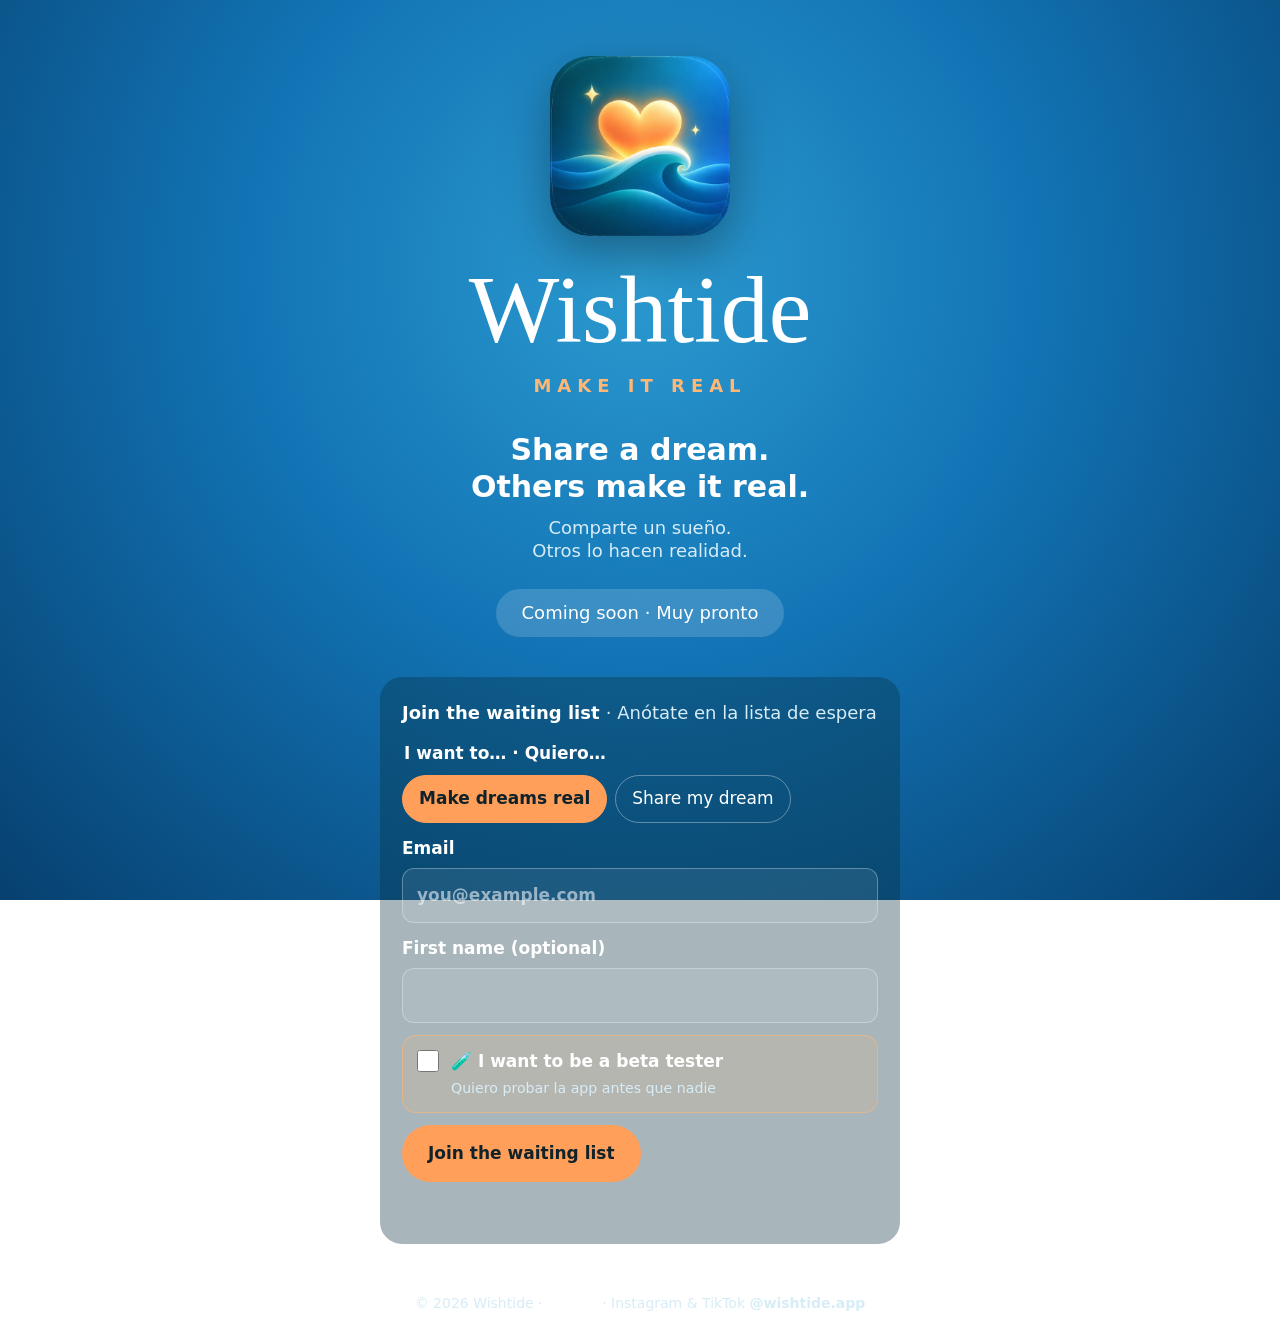
<file: index.html>
<!doctype html>
<html lang="en">
<head>
<meta charset="utf-8">
<meta name="viewport" content="width=device-width, initial-scale=1, viewport-fit=cover">
<!-- Security: only our own files, Google Fonts, and the waiting-list endpoint may load. No inline code, no embedding forms elsewhere. -->
<meta http-equiv="Content-Security-Policy" content="default-src 'none'; script-src 'self'; style-src 'self' https://fonts.googleapis.com; font-src https://fonts.gstatic.com; img-src 'self'; connect-src https://nukwzrwigjyzakktxqtp.supabase.co; base-uri 'none'; form-action 'none'; object-src 'none'; upgrade-insecure-requests">
<meta name="referrer" content="strict-origin-when-cross-origin">
<title>Wishtide · Coming soon</title>
<meta name="description" content="Wishtide · Make it real. Share a dream, others make it real. Coming soon. Join the waiting list.">
<meta property="og:title" content="Wishtide · Coming soon">
<meta property="og:description" content="Share a dream. Others make it real. Comparte un sueño. Otros lo hacen realidad.">
<meta name="theme-color" content="#1273b4">
<link rel="icon" type="image/png" href="favicon.png">
<link rel="preconnect" href="https://fonts.googleapis.com">
<link rel="preconnect" href="https://fonts.gstatic.com" crossorigin>
<link rel="stylesheet" href="https://fonts.googleapis.com/css2?family=Shrikhand&family=Figtree:wght@400;600;800&display=swap">
<link rel="stylesheet" href="styles.css">
</head>
<!-- Teaser only until launch (founder, 2026-11-15): no sample dreams, no product claims, just "Coming soon". -->
<body class="soon">
<main class="soon-main">
  <img class="soon-logo" src="logo-amanecer.png" alt="" width="180" height="180">
  <h1 class="soon-name">Wishtide</h1>
  <p class="soon-motto">MAKE IT REAL</p>
  <p class="soon-big">Share a dream.<br>Others make it real.</p>
  <p class="soon-small" lang="es">Comparte un sueño.<br>Otros lo hacen realidad.</p>
  <p class="soon-pill">Coming soon · Muy pronto</p>

  <form id="waitlist" class="soon-form" novalidate>
    <p class="soon-form-title">Join the waiting list <span lang="es">· Anótate en la lista de espera</span></p>
    <fieldset class="roles">
      <legend>I want to… · Quiero…</legend>
      <label><input type="radio" name="role" value="wishmaker" id="role-wishmaker" checked><span>Make dreams real</span></label>
      <label><input type="radio" name="role" value="dreamer" id="role-dreamer"><span>Share my dream</span></label>
    </fieldset>
    <label class="field">Email<input type="email" id="email" name="email" autocomplete="email" required maxlength="254" placeholder="you@example.com"></label>
    <!-- Spam trap: hidden from people, bots fill it in. -->
    <div class="hp" aria-hidden="true"><label>Website<input type="text" id="website" name="website" tabindex="-1" autocomplete="off"></label></div>
    <label class="field">First name (optional)<input type="text" id="first-name" name="firstName" autocomplete="given-name" maxlength="60"></label>
    <label class="field" id="dream-field" hidden>Your dream, in one sentence (optional)<textarea id="dream" name="dream" maxlength="300" placeholder="My dream is to…"></textarea></label>
    <label class="check"><input type="checkbox" id="beta" name="betaTester"><span>🧪 I want to be a beta tester<small lang="es">Quiero probar la app antes que nadie</small></span></label>
    <button type="submit" id="submit">Join the waiting list</button>
    <p class="status" id="status" role="status" aria-live="polite"></p>
  </form>
</main>

<footer class="soon-footer">
  <span>© 2026 Wishtide · <a href="privacy.html">Privacy</a> · Instagram & TikTok <b>@wishtide.app</b></span>
</footer>

<script src="app.js" defer></script>
</body>
</html>
</file>
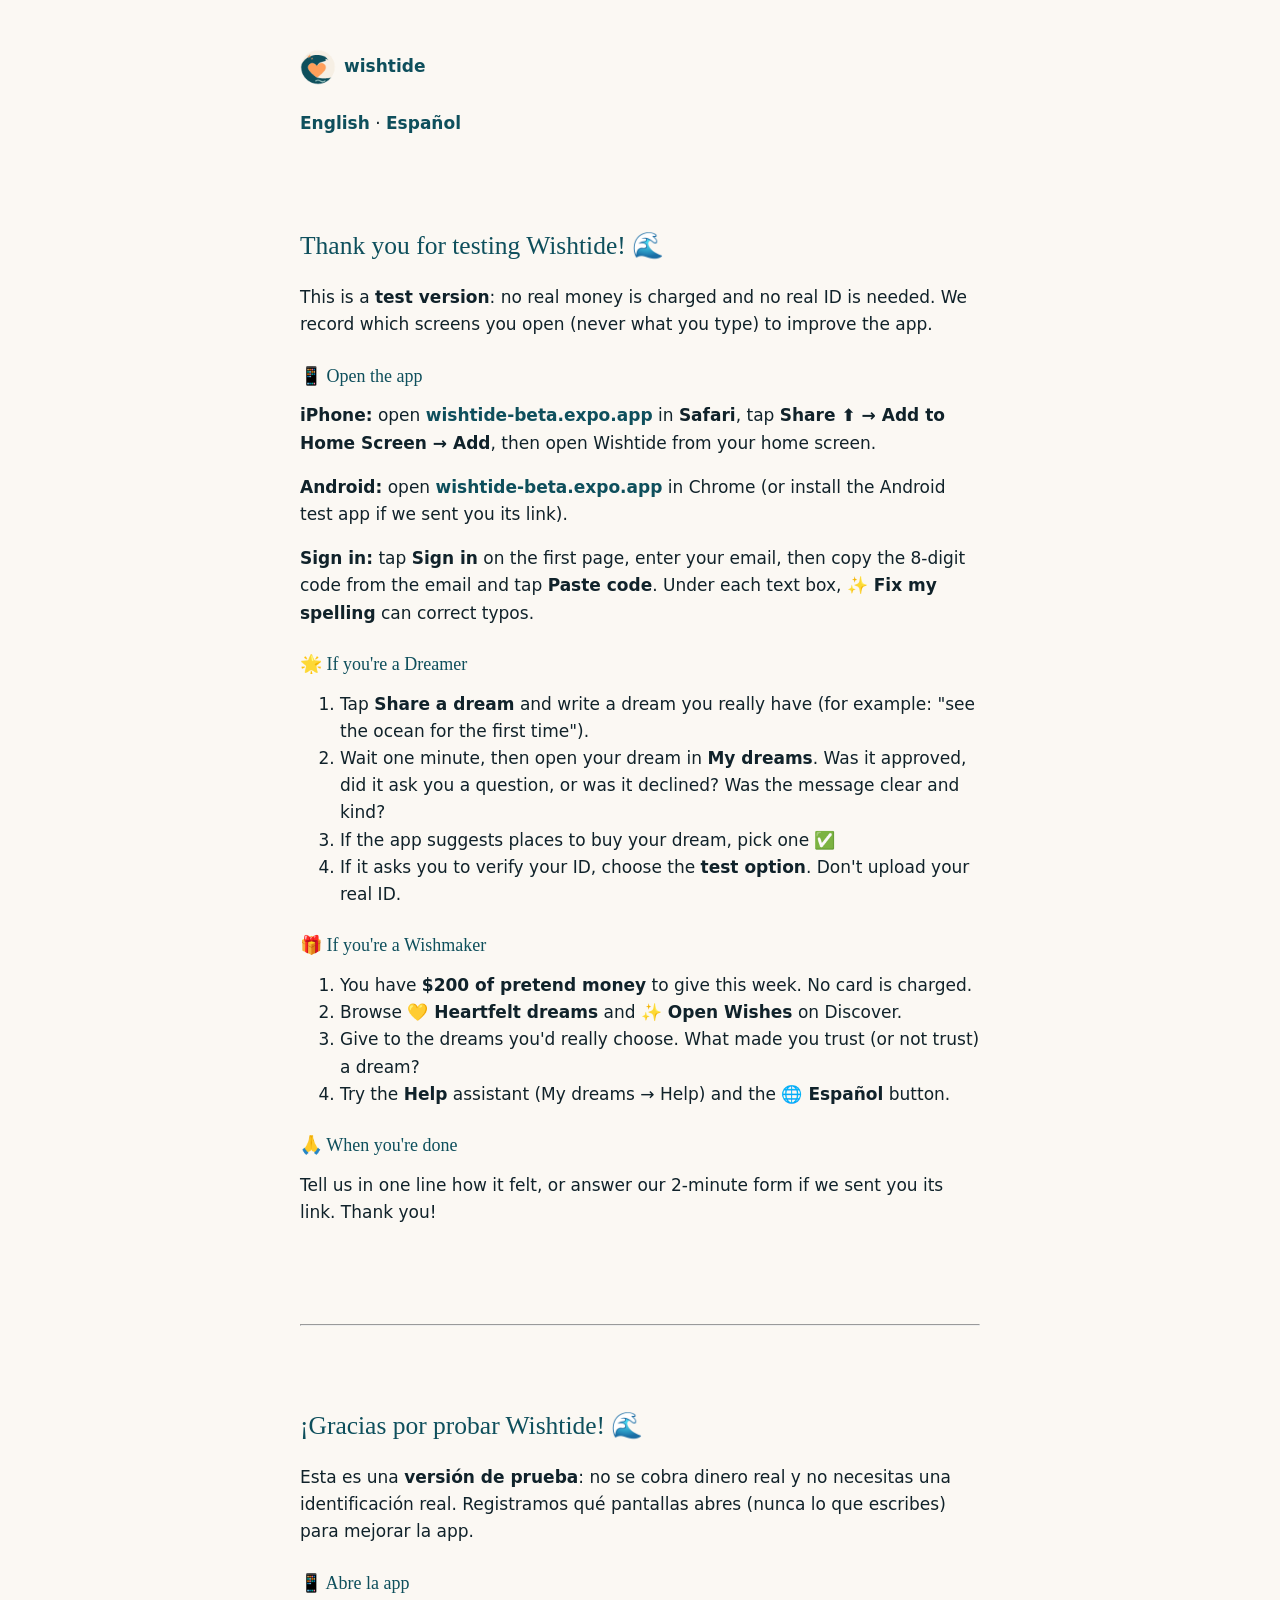
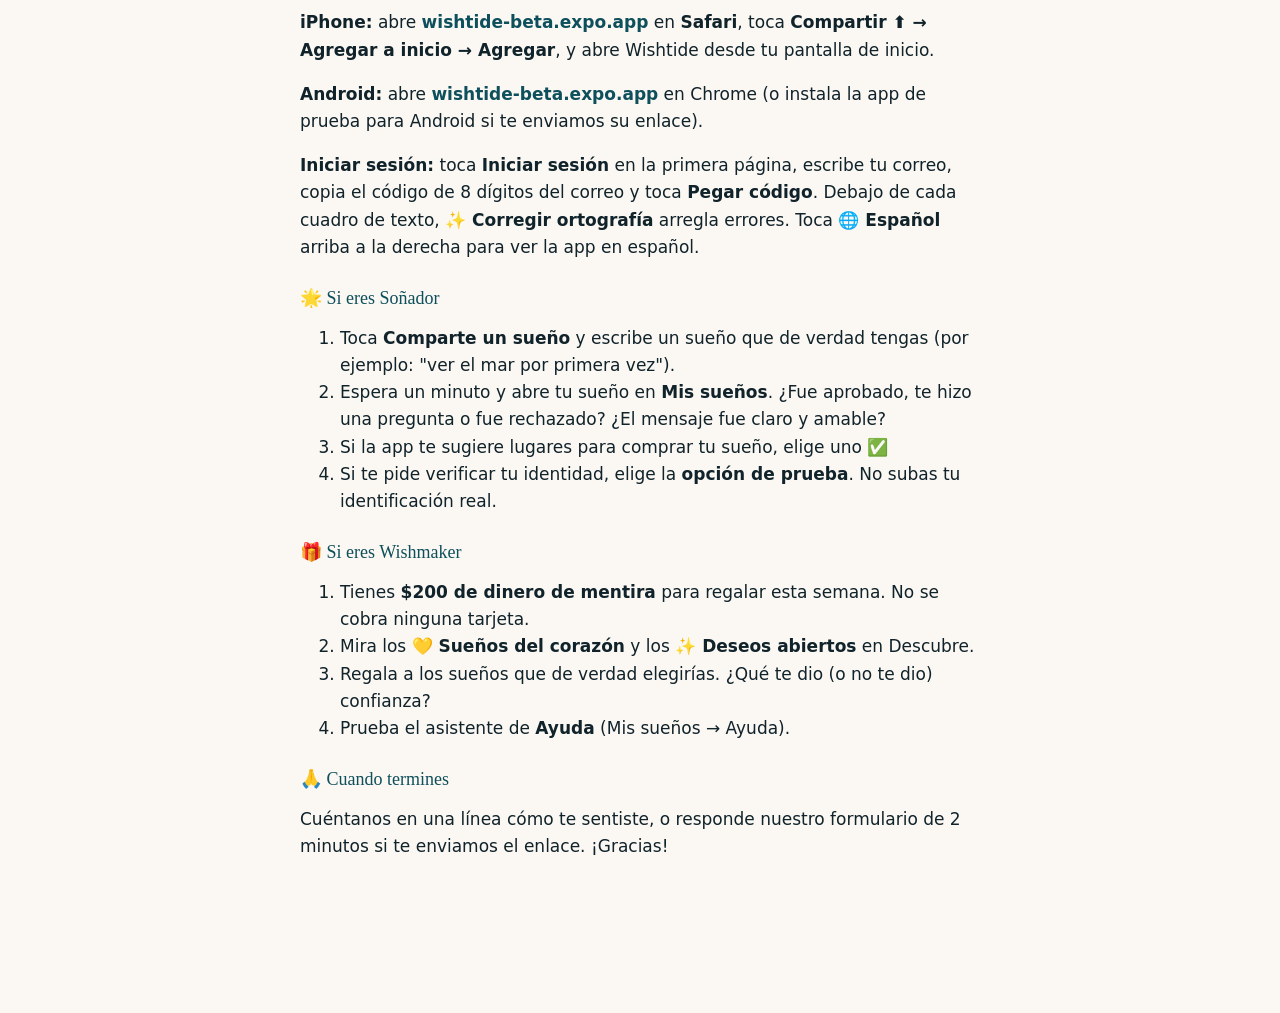
<file: beta.html>
<!doctype html>
<html lang="en">
<head>
<meta charset="utf-8">
<meta name="viewport" content="width=device-width, initial-scale=1, viewport-fit=cover">
<meta http-equiv="Content-Security-Policy" content="default-src 'none'; style-src 'self' https://fonts.googleapis.com; font-src https://fonts.gstatic.com; img-src 'self'; base-uri 'none'; form-action 'none'; object-src 'none'; upgrade-insecure-requests">
<meta name="referrer" content="strict-origin-when-cross-origin">
<!-- Beta instructions for invited testers: not linked from the homepage and hidden from search engines. -->
<meta name="robots" content="noindex, nofollow">
<title>Wishtide beta · Test the app</title>
<meta name="theme-color" content="#0E4F5C">
<link rel="icon" type="image/png" href="favicon.png">
<link rel="stylesheet" href="https://fonts.googleapis.com/css2?family=Shrikhand&family=Figtree:wght@400;600;800&display=swap">
<link rel="stylesheet" href="styles.css">
</head>
<body>
<main class="legal">
  <p><a href="./"><img src="favicon.png" alt="" width="36" height="36"> wishtide</a></p>
  <p><a href="#en">English</a> · <a href="#es">Español</a></p>

  <section id="en">
  <h1>Thank you for testing Wishtide! 🌊</h1>
  <p>This is a <strong>test version</strong>: no real money is charged and no real ID is needed. We record which screens you open (never what you type) to improve the app.</p>

  <h2>📱 Open the app</h2>
  <p><strong>iPhone:</strong> open <a href="https://wishtide-beta.expo.app/?v=202609271749">wishtide-beta.expo.app</a> in <strong>Safari</strong>, tap <strong>Share ⬆️ → Add to Home Screen → Add</strong>, then open Wishtide from your home screen.</p>
  <p><strong>Android:</strong> open <a href="https://wishtide-beta.expo.app/?v=202609271749">wishtide-beta.expo.app</a> in Chrome (or install the Android test app if we sent you its link).</p>
  <p><strong>Sign in:</strong> tap <strong>Sign in</strong> on the first page, enter your email, then copy the 8-digit code from the email and tap <strong>Paste code</strong>. Under each text box, <strong>✨ Fix my spelling</strong> can correct typos.</p>

  <h2 id="dreamer">🌟 If you're a Dreamer</h2>
  <ol>
    <li>Tap <strong>Share a dream</strong> and write a dream you really have (for example: "see the ocean for the first time").</li>
    <li>Wait one minute, then open your dream in <strong>My dreams</strong>. Was it approved, did it ask you a question, or was it declined? Was the message clear and kind?</li>
    <li>If the app suggests places to buy your dream, pick one ✅</li>
    <li>If it asks you to verify your ID, choose the <strong>test option</strong>. Don't upload your real ID.</li>
  </ol>

  <h2 id="wishmaker">🎁 If you're a Wishmaker</h2>
  <ol>
    <li>You have <strong>$200 of pretend money</strong> to give this week. No card is charged.</li>
    <li>Browse <strong>💛 Heartfelt dreams</strong> and <strong>✨ Open Wishes</strong> on Discover.</li>
    <li>Give to the dreams you'd really choose. What made you trust (or not trust) a dream?</li>
    <li>Try the <strong>Help</strong> assistant (My dreams → Help) and the <strong>🌐 Español</strong> button.</li>
  </ol>

  <h2>🙏 When you're done</h2>
  <p>Tell us in one line how it felt, or answer our 2-minute form if we sent you its link. Thank you!</p>
  </section>

  <hr>

  <section id="es" lang="es">
  <h1>¡Gracias por probar Wishtide! 🌊</h1>
  <p>Esta es una <strong>versión de prueba</strong>: no se cobra dinero real y no necesitas una identificación real. Registramos qué pantallas abres (nunca lo que escribes) para mejorar la app.</p>

  <h2>📱 Abre la app</h2>
  <p><strong>iPhone:</strong> abre <a href="https://wishtide-beta.expo.app/?v=202609271749">wishtide-beta.expo.app</a> en <strong>Safari</strong>, toca <strong>Compartir ⬆️ → Agregar a inicio → Agregar</strong>, y abre Wishtide desde tu pantalla de inicio.</p>
  <p><strong>Android:</strong> abre <a href="https://wishtide-beta.expo.app/?v=202609271749">wishtide-beta.expo.app</a> en Chrome (o instala la app de prueba para Android si te enviamos su enlace).</p>
  <p><strong>Iniciar sesión:</strong> toca <strong>Iniciar sesión</strong> en la primera página, escribe tu correo, copia el código de 8 dígitos del correo y toca <strong>Pegar código</strong>. Debajo de cada cuadro de texto, <strong>✨ Corregir ortografía</strong> arregla errores. Toca <strong>🌐 Español</strong> arriba a la derecha para ver la app en español.</p>

  <h2 id="sonador">🌟 Si eres Soñador</h2>
  <ol>
    <li>Toca <strong>Comparte un sueño</strong> y escribe un sueño que de verdad tengas (por ejemplo: "ver el mar por primera vez").</li>
    <li>Espera un minuto y abre tu sueño en <strong>Mis sueños</strong>. ¿Fue aprobado, te hizo una pregunta o fue rechazado? ¿El mensaje fue claro y amable?</li>
    <li>Si la app te sugiere lugares para comprar tu sueño, elige uno ✅</li>
    <li>Si te pide verificar tu identidad, elige la <strong>opción de prueba</strong>. No subas tu identificación real.</li>
  </ol>

  <h2 id="wishmaker-es">🎁 Si eres Wishmaker</h2>
  <ol>
    <li>Tienes <strong>$200 de dinero de mentira</strong> para regalar esta semana. No se cobra ninguna tarjeta.</li>
    <li>Mira los <strong>💛 Sueños del corazón</strong> y los <strong>✨ Deseos abiertos</strong> en Descubre.</li>
    <li>Regala a los sueños que de verdad elegirías. ¿Qué te dio (o no te dio) confianza?</li>
    <li>Prueba el asistente de <strong>Ayuda</strong> (Mis sueños → Ayuda).</li>
  </ol>

  <h2>🙏 Cuando termines</h2>
  <p>Cuéntanos en una línea cómo te sentiste, o responde nuestro formulario de 2 minutos si te enviamos el enlace. ¡Gracias!</p>
  </section>
</main>
</body>
</html>
</file>
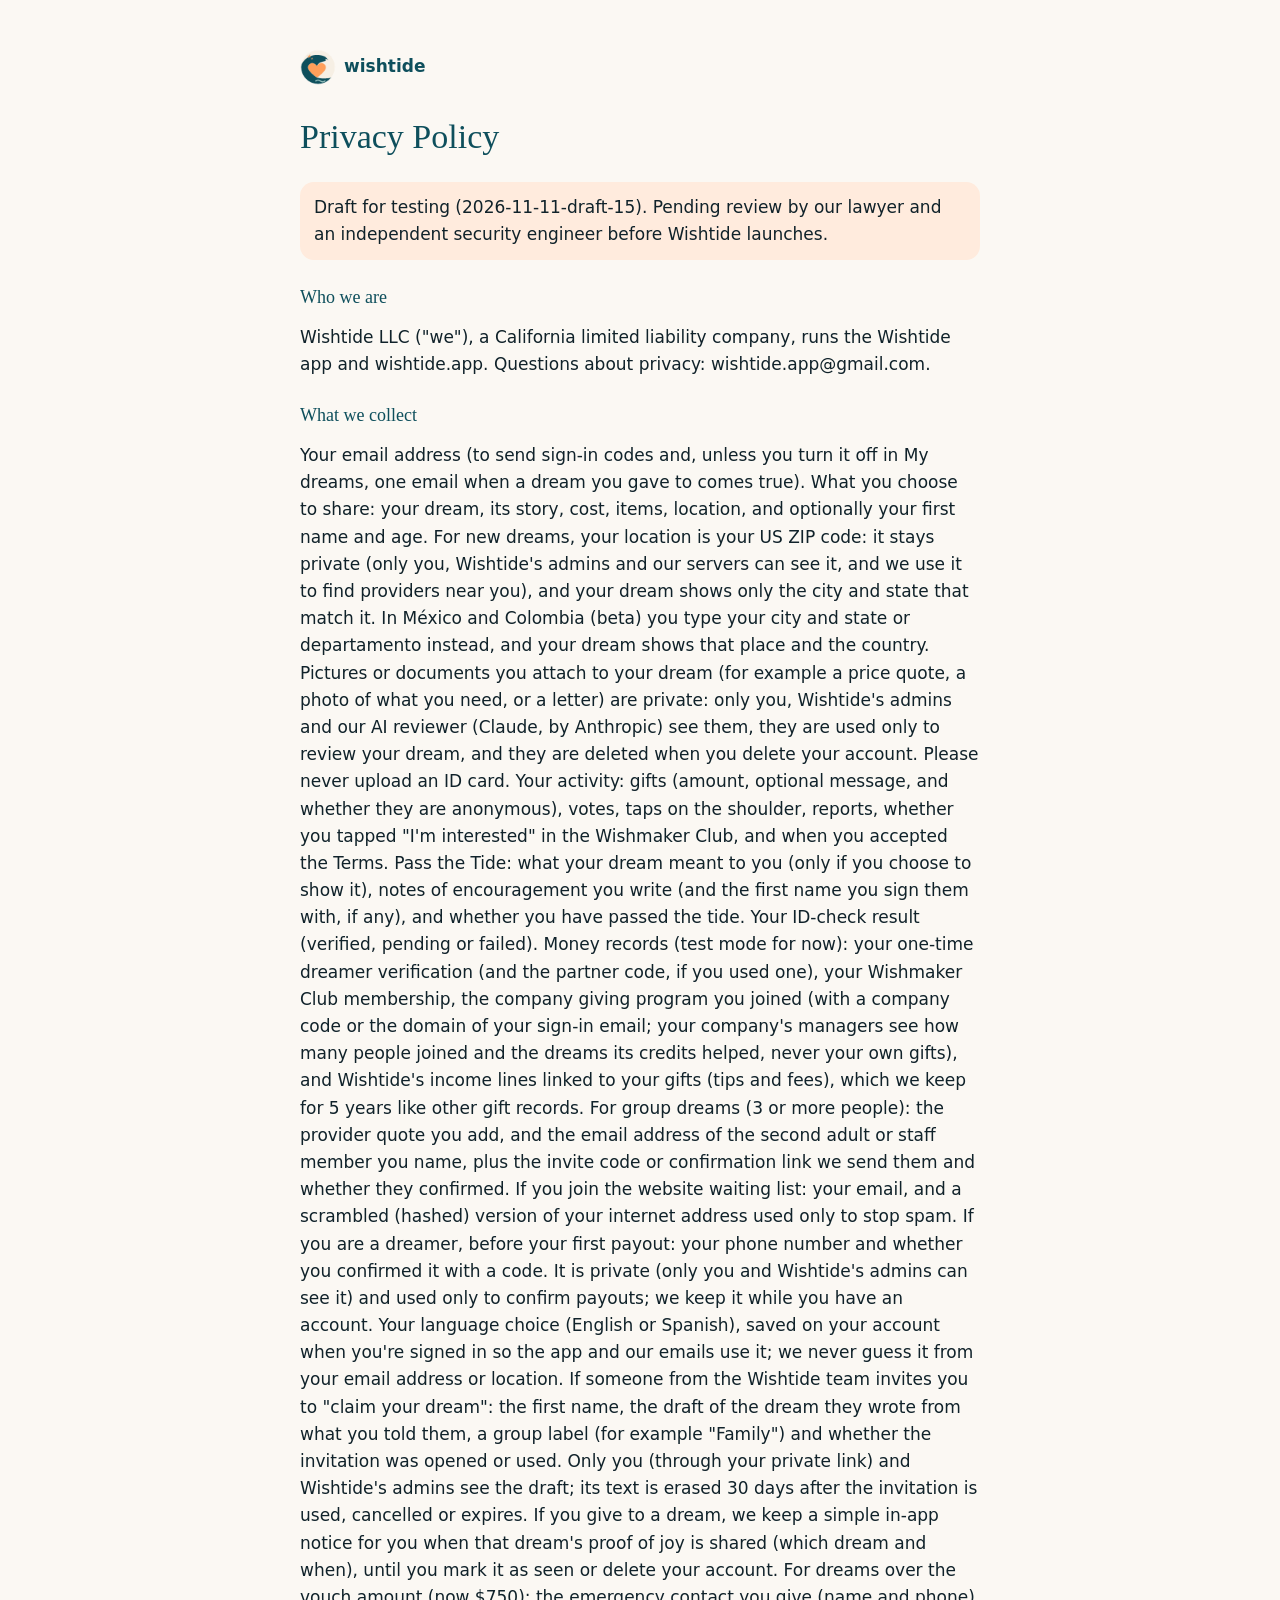
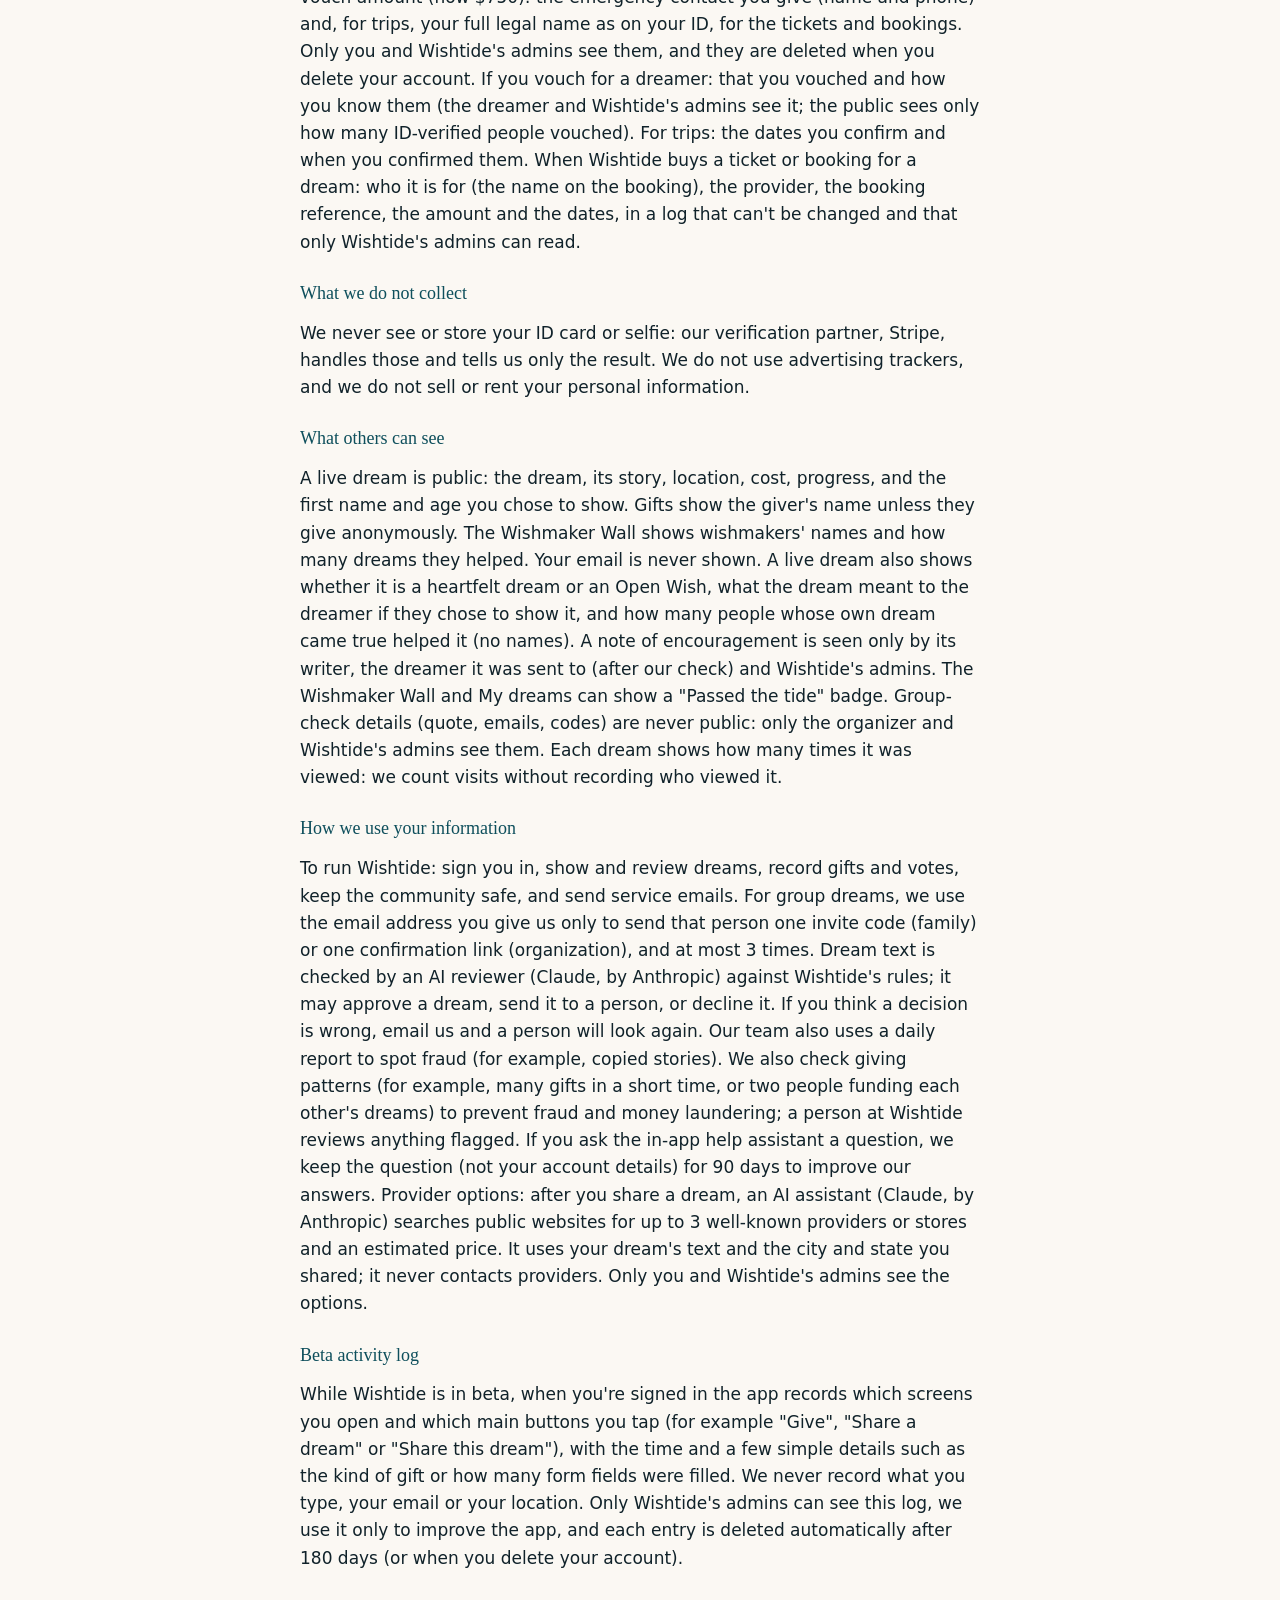
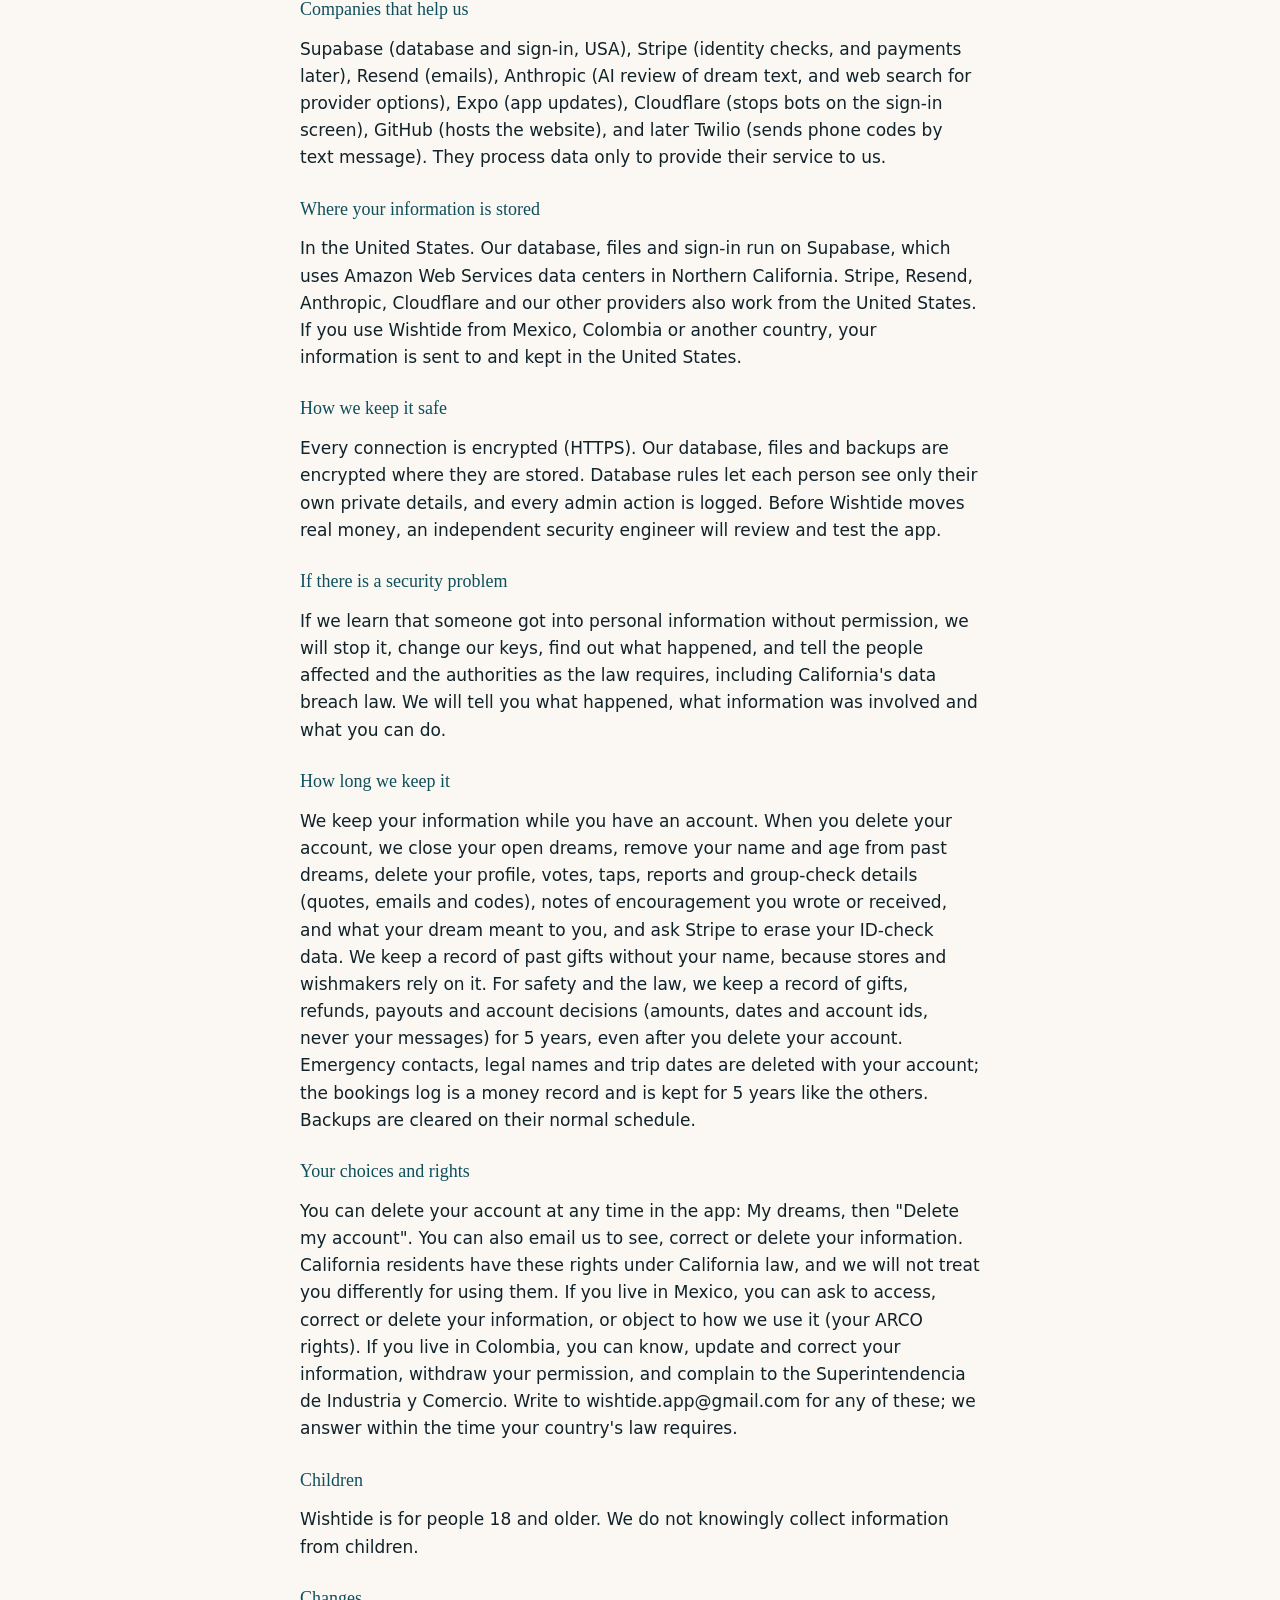
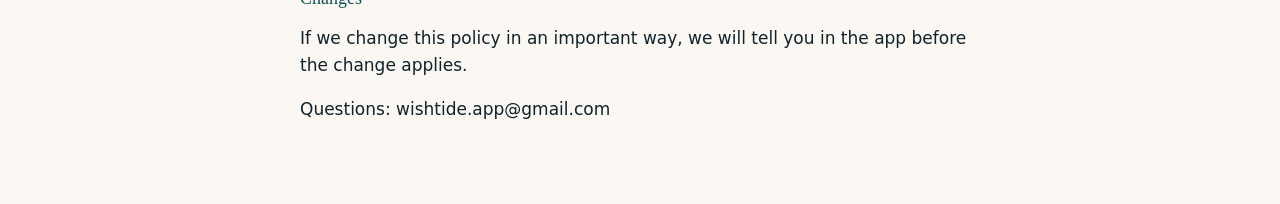
<file: privacy.html>
<!doctype html>
<html lang="en">
<head>
<meta charset="utf-8">
<meta name="viewport" content="width=device-width, initial-scale=1, viewport-fit=cover">
<meta http-equiv="Content-Security-Policy" content="default-src 'none'; style-src 'self' https://fonts.googleapis.com; font-src https://fonts.gstatic.com; img-src 'self'; base-uri 'none'; form-action 'none'; object-src 'none'; upgrade-insecure-requests">
<meta name="referrer" content="strict-origin-when-cross-origin">
<title>Privacy Policy · Wishtide</title>
<meta name="theme-color" content="#0E4F5C">
<link rel="icon" type="image/png" href="favicon.png">
<link rel="stylesheet" href="https://fonts.googleapis.com/css2?family=Shrikhand&family=Figtree:wght@400;600;800&display=swap">
<link rel="stylesheet" href="styles.css">
</head>
<body>
<!-- Same text as mobile/src/legal/privacy.ts; keep them in sync. -->
<main class="legal">
  <p><a href="./"><img src="favicon.png" alt="" width="36" height="36"> wishtide</a></p>
  <h1>Privacy Policy</h1>
  <p class="draft">Draft for testing (2026-11-11-draft-15). Pending review by our lawyer and an independent security engineer before Wishtide launches.</p>
  <h2>Who we are</h2>
  <p>Wishtide LLC (&quot;we&quot;), a California limited liability company, runs the Wishtide app and wishtide.app. Questions about privacy: wishtide.app@gmail.com.</p>
  <h2>What we collect</h2>
  <p>Your email address (to send sign-in codes and, unless you turn it off in My dreams, one email when a dream you gave to comes true). What you choose to share: your dream, its story, cost, items, location, and optionally your first name and age. For new dreams, your location is your US ZIP code: it stays private (only you, Wishtide&#x27;s admins and our servers can see it, and we use it to find providers near you), and your dream shows only the city and state that match it. In México and Colombia (beta) you type your city and state or departamento instead, and your dream shows that place and the country. Pictures or documents you attach to your dream (for example a price quote, a photo of what you need, or a letter) are private: only you, Wishtide&#x27;s admins and our AI reviewer (Claude, by Anthropic) see them, they are used only to review your dream, and they are deleted when you delete your account. Please never upload an ID card. Your activity: gifts (amount, optional message, and whether they are anonymous), votes, taps on the shoulder, reports, whether you tapped "I'm interested" in the Wishmaker Club, and when you accepted the Terms. Pass the Tide: what your dream meant to you (only if you choose to show it), notes of encouragement you write (and the first name you sign them with, if any), and whether you have passed the tide. Your ID-check result (verified, pending or failed). Money records (test mode for now): your one-time dreamer verification (and the partner code, if you used one), your Wishmaker Club membership, the company giving program you joined (with a company code or the domain of your sign-in email; your company&#x27;s managers see how many people joined and the dreams its credits helped, never your own gifts), and Wishtide&#x27;s income lines linked to your gifts (tips and fees), which we keep for 5 years like other gift records. For group dreams (3 or more people): the provider quote you add, and the email address of the second adult or staff member you name, plus the invite code or confirmation link we send them and whether they confirmed. If you join the website waiting list: your email, and a scrambled (hashed) version of your internet address used only to stop spam. If you are a dreamer, before your first payout: your phone number and whether you confirmed it with a code. It is private (only you and Wishtide&#x27;s admins can see it) and used only to confirm payouts; we keep it while you have an account. Your language choice (English or Spanish), saved on your account when you&#x27;re signed in so the app and our emails use it; we never guess it from your email address or location. If someone from the Wishtide team invites you to "claim your dream": the first name, the draft of the dream they wrote from what you told them, a group label (for example "Family") and whether the invitation was opened or used. Only you (through your private link) and Wishtide&#x27;s admins see the draft; its text is erased 30 days after the invitation is used, cancelled or expires. If you give to a dream, we keep a simple in-app notice for you when that dream&#x27;s proof of joy is shared (which dream and when), until you mark it as seen or delete your account. For dreams over the vouch amount (now $750): the emergency contact you give (name and phone) and, for trips, your full legal name as on your ID, for the tickets and bookings. Only you and Wishtide&#39;s admins see them, and they are deleted when you delete your account. If you vouch for a dreamer: that you vouched and how you know them (the dreamer and Wishtide&#39;s admins see it; the public sees only how many ID-verified people vouched). For trips: the dates you confirm and when you confirmed them. When Wishtide buys a ticket or booking for a dream: who it is for (the name on the booking), the provider, the booking reference, the amount and the dates, in a log that can&#39;t be changed and that only Wishtide&#39;s admins can read.</p>
  <h2>What we do not collect</h2>
  <p>We never see or store your ID card or selfie: our verification partner, Stripe, handles those and tells us only the result. We do not use advertising trackers, and we do not sell or rent your personal information.</p>
  <h2>What others can see</h2>
  <p>A live dream is public: the dream, its story, location, cost, progress, and the first name and age you chose to show. Gifts show the giver&#x27;s name unless they give anonymously. The Wishmaker Wall shows wishmakers&#x27; names and how many dreams they helped. Your email is never shown. A live dream also shows whether it is a heartfelt dream or an Open Wish, what the dream meant to the dreamer if they chose to show it, and how many people whose own dream came true helped it (no names). A note of encouragement is seen only by its writer, the dreamer it was sent to (after our check) and Wishtide&#x27;s admins. The Wishmaker Wall and My dreams can show a "Passed the tide" badge. Group-check details (quote, emails, codes) are never public: only the organizer and Wishtide&#x27;s admins see them. Each dream shows how many times it was viewed: we count visits without recording who viewed it.</p>
  <h2>How we use your information</h2>
  <p>To run Wishtide: sign you in, show and review dreams, record gifts and votes, keep the community safe, and send service emails. For group dreams, we use the email address you give us only to send that person one invite code (family) or one confirmation link (organization), and at most 3 times. Dream text is checked by an AI reviewer (Claude, by Anthropic) against Wishtide&#x27;s rules; it may approve a dream, send it to a person, or decline it. If you think a decision is wrong, email us and a person will look again. Our team also uses a daily report to spot fraud (for example, copied stories). We also check giving patterns (for example, many gifts in a short time, or two people funding each other&#x27;s dreams) to prevent fraud and money laundering; a person at Wishtide reviews anything flagged. If you ask the in-app help assistant a question, we keep the question (not your account details) for 90 days to improve our answers. Provider options: after you share a dream, an AI assistant (Claude, by Anthropic) searches public websites for up to 3 well-known providers or stores and an estimated price. It uses your dream's text and the city and state you shared; it never contacts providers. Only you and Wishtide's admins see the options.</p>
  <h2>Beta activity log</h2>
  <p>While Wishtide is in beta, when you&#x27;re signed in the app records which screens you open and which main buttons you tap (for example "Give", "Share a dream" or "Share this dream"), with the time and a few simple details such as the kind of gift or how many form fields were filled. We never record what you type, your email or your location. Only Wishtide&#x27;s admins can see this log, we use it only to improve the app, and each entry is deleted automatically after 180 days (or when you delete your account).</p>
  <h2>Companies that help us</h2>
  <p>Supabase (database and sign-in, USA), Stripe (identity checks, and payments later), Resend (emails), Anthropic (AI review of dream text, and web search for provider options), Expo (app updates), Cloudflare (stops bots on the sign-in screen), GitHub (hosts the website), and later Twilio (sends phone codes by text message). They process data only to provide their service to us.</p>
  <h2>Where your information is stored</h2>
  <p>In the United States. Our database, files and sign-in run on Supabase, which uses Amazon Web Services data centers in Northern California. Stripe, Resend, Anthropic, Cloudflare and our other providers also work from the United States. If you use Wishtide from Mexico, Colombia or another country, your information is sent to and kept in the United States.</p>
  <h2>How we keep it safe</h2>
  <p>Every connection is encrypted (HTTPS). Our database, files and backups are encrypted where they are stored. Database rules let each person see only their own private details, and every admin action is logged. Before Wishtide moves real money, an independent security engineer will review and test the app.</p>
  <h2>If there is a security problem</h2>
  <p>If we learn that someone got into personal information without permission, we will stop it, change our keys, find out what happened, and tell the people affected and the authorities as the law requires, including California's data breach law. We will tell you what happened, what information was involved and what you can do.</p>
  <h2>How long we keep it</h2>
  <p>We keep your information while you have an account. When you delete your account, we close your open dreams, remove your name and age from past dreams, delete your profile, votes, taps, reports and group-check details (quotes, emails and codes), notes of encouragement you wrote or received, and what your dream meant to you, and ask Stripe to erase your ID-check data. We keep a record of past gifts without your name, because stores and wishmakers rely on it. For safety and the law, we keep a record of gifts, refunds, payouts and account decisions (amounts, dates and account ids, never your messages) for 5 years, even after you delete your account. Emergency contacts, legal names and trip dates are deleted with your account; the bookings log is a money record and is kept for 5 years like the others. Backups are cleared on their normal schedule.</p>
  <h2>Your choices and rights</h2>
  <p>You can delete your account at any time in the app: My dreams, then &quot;Delete my account&quot;. You can also email us to see, correct or delete your information. California residents have these rights under California law, and we will not treat you differently for using them. If you live in Mexico, you can ask to access, correct or delete your information, or object to how we use it (your ARCO rights). If you live in Colombia, you can know, update and correct your information, withdraw your permission, and complain to the Superintendencia de Industria y Comercio. Write to wishtide.app@gmail.com for any of these; we answer within the time your country's law requires.</p>
  <h2>Children</h2>
  <p>Wishtide is for people 18 and older. We do not knowingly collect information from children.</p>
  <h2>Changes</h2>
  <p>If we change this policy in an important way, we will tell you in the app before the change applies.</p>
  <p>Questions: wishtide.app@gmail.com</p>
</main>
</body>
</html>
</file>
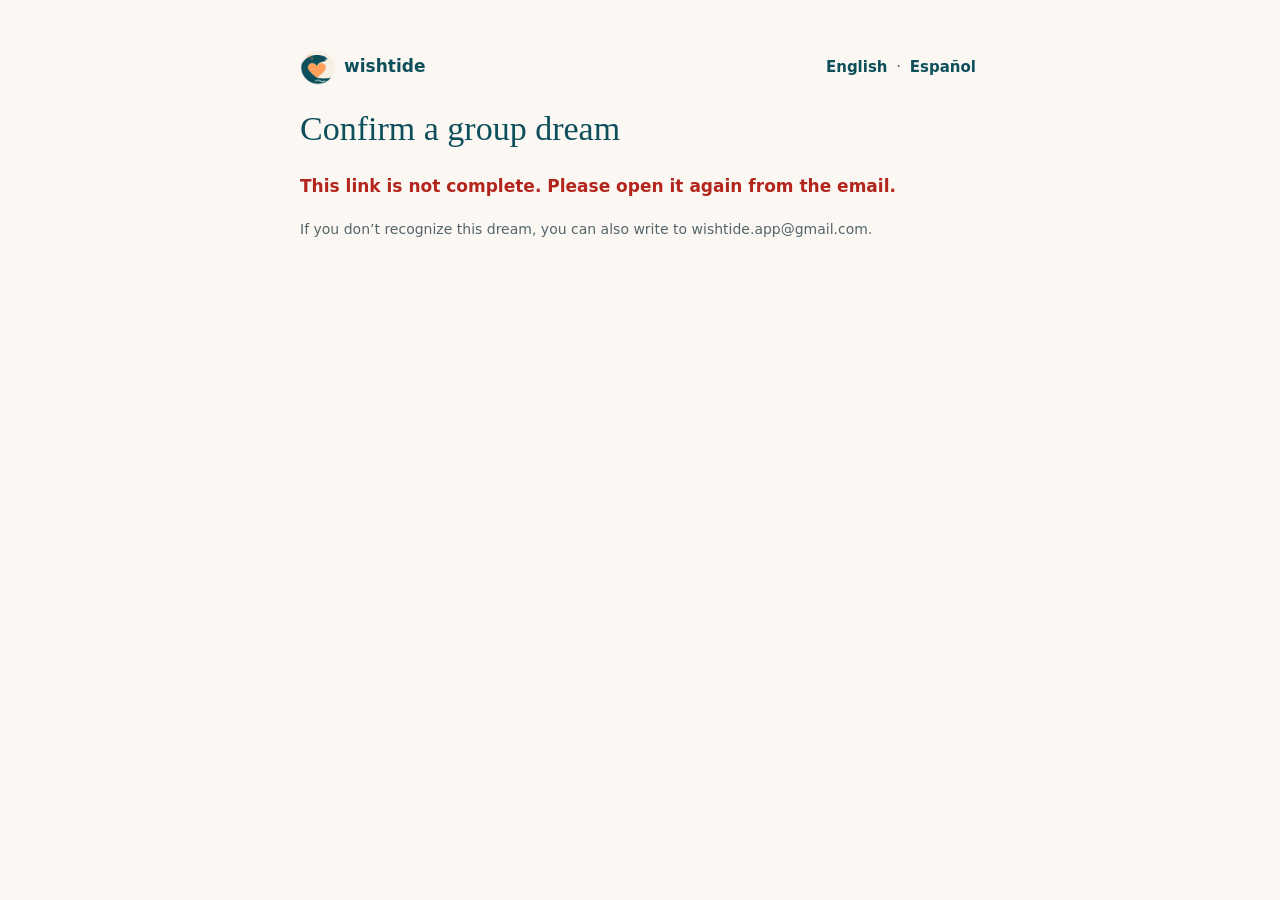
<file: vouch.html>
<!doctype html>
<html lang="en">
<head>
<meta charset="utf-8">
<meta name="viewport" content="width=device-width, initial-scale=1, viewport-fit=cover">
<meta http-equiv="Content-Security-Policy" content="default-src 'none'; script-src 'self'; style-src 'self' https://fonts.googleapis.com; font-src https://fonts.gstatic.com; img-src 'self'; connect-src https://nukwzrwigjyzakktxqtp.supabase.co; base-uri 'none'; form-action 'none'; object-src 'none'; upgrade-insecure-requests">
<meta name="referrer" content="no-referrer">
<meta name="robots" content="noindex">
<title>Confirm a group dream · Wishtide</title>
<link rel="icon" type="image/png" href="favicon.png">
<link rel="stylesheet" href="https://fonts.googleapis.com/css2?family=Shrikhand&family=Figtree:wght@400;600;800&display=swap">
<link rel="stylesheet" href="styles.css">
</head>
<body>
<!-- Staff members of an organization answer a group dream's vouch here (link from the Wishtide email, see
     supabase/functions/group-checks). Buttons, not the link, send the answer, so email scanners that open links
     can't confirm by accident. Texts in English and Spanish live in vouch.js (?l=es picks Spanish). -->
<main class="legal vouch">
  <p class="vouch-top">
    <a href="./"><img src="favicon.png" alt="" width="36" height="36"> wishtide</a>
    <span class="vouch-lang">
      <button type="button" class="vouch-link" data-lang="en" lang="en">English</button> ·
      <button type="button" class="vouch-link" data-lang="es" lang="es">Español</button>
    </span>
  </p>
  <h1 id="title">Confirm a group dream</h1>
  <p id="intro"></p>
  <blockquote id="dream-card" class="vouch-card" hidden>
    <p id="dream-text" class="vouch-dream"></p>
    <p id="dream-meta" class="vouch-meta"></p>
  </blockquote>

  <!-- Step 1: do you know this person? -->
  <section id="step-ask" hidden>
    <h2 id="ask-q"></h2>
    <p class="vouch-buttons">
      <button id="ask-yes" type="button" class="cta" data-t="yesKnow"></button>
      <button id="ask-no" type="button" class="vouch-secondary" data-t="noKnow"></button>
    </p>
  </section>

  <!-- Step 2: the short form -->
  <section id="step-form" hidden>
    <fieldset class="vouch-field">
      <legend data-t="howLabel"></legend>
      <div id="how-options" class="vouch-options"></div>
      <input id="how-other" type="text" maxlength="80" hidden>
    </fieldset>
    <fieldset class="vouch-field">
      <legend data-t="longLabel"></legend>
      <div id="long-options" class="vouch-options"></div>
    </fieldset>
    <fieldset class="vouch-field">
      <legend data-t="realLabel"></legend>
      <div id="real-options" class="vouch-options"></div>
    </fieldset>
    <div class="vouch-field">
      <label for="note" data-t="noteLabel"></label>
      <textarea id="note" maxlength="500" rows="4"></textarea>
      <p id="note-count" class="vouch-meta"></p>
    </div>
    <p id="form-error" class="vouch-error" role="alert"></p>
    <p class="vouch-buttons">
      <button id="send" type="button" class="cta" data-t="send"></button>
      <button id="back" type="button" class="vouch-link" data-t="back"></button>
    </p>
  </section>

  <!-- Step 2b: "No, I don't know them" -->
  <section id="step-no" hidden>
    <p data-t="noIntro"></p>
    <div class="vouch-field">
      <label for="no-note" data-t="noteLabel"></label>
      <textarea id="no-note" maxlength="500" rows="4"></textarea>
    </div>
    <p id="no-error" class="vouch-error" role="alert"></p>
    <p class="vouch-buttons">
      <button id="send-no" type="button" class="cta" data-t="send"></button>
      <button id="back-no" type="button" class="vouch-link" data-t="back"></button>
    </p>
  </section>

  <!-- Step 3: thank you -->
  <section id="step-done" class="vouch-done" hidden tabindex="-1">
    <p class="vouch-heart" aria-hidden="true">💛</p>
    <h2 id="done-title"></h2>
    <p id="done-body"></p>
  </section>

  <p id="status" role="status"></p>
  <p class="vouch-meta" id="contact"></p>
</main>
<script src="vouch.js" defer></script>
</body>
</html>
</file>
<file: styles.css>
:root {
    --deep: #0E4F5C; --sun: #FF9F5A; --glass: #BFE3DA; --sand: #F6EFE4; --paper: #FBF8F3;
    --ink: #10222A; --muted: #55656B; --card: #FFFFFF; --line: rgba(16, 34, 42, 0.12);
    --accent-text: #A4501A;
    color-scheme: light;
  }
  @media (prefers-color-scheme: dark) {
    :root { --paper: #0B1B20; --sand: #12292F; --card: #16323A; --ink: #EEF4F2; --muted: #A9BBBF; --line: rgba(238, 244, 242, 0.14); --accent-text: #FFB27A; color-scheme: dark; }
  }
  * { box-sizing: border-box; }
  html { scroll-behavior: smooth; }
  body { margin: 0; background: var(--paper); color: var(--ink); font: 17px/1.6 'Figtree', 'Segoe UI', system-ui, sans-serif; }
  .wrap { max-width: 1080px; margin: 0 auto; padding-inline: 20px; }
  h1, h2, .display { font-family: 'Shrikhand', Georgia, serif; font-weight: 400; margin: 0; text-wrap: balance; }
  a { color: inherit; }

  /* Hero: the logo scene itself, full-bleed, as the opening image */
  .hero { background: var(--deep); color: #fff; overflow: hidden; position: relative; }
  .hero .wrap { display: grid; gap: 22px; padding-block: 56px 150px; position: relative; z-index: 1; }
  .brand { display: flex; align-items: center; gap: 10px; font-family: 'Shrikhand', Georgia, serif; font-size: 26px; }
  .hero h1 { font-size: clamp(54px, 11vw, 120px); line-height: .95; color: #fff; }
  .hero h1 em { font-style: normal; color: var(--sun); }
  .hero p { font-size: clamp(18px, 2.4vw, 22px); max-width: 34ch; margin: 0; color: var(--glass); }
  .cta { display: inline-flex; align-items: center; gap: 8px; width: fit-content; background: var(--sun); color: #10222A; font-weight: 800; text-decoration: none; padding: 15px 26px; border-radius: 999px; }
  .cta:focus-visible, button:focus-visible, input:focus-visible, select:focus-visible, textarea:focus-visible { outline: 3px solid var(--sun); outline-offset: 3px; }
  .sun { position: absolute; right: -40px; bottom: 30px; width: min(34vw, 340px); aspect-ratio: 1; border-radius: 50%; background: var(--sun); }
  .waves { position: absolute; left: 0; right: 0; bottom: -2px; width: 100%; height: 170px; }
  .stars { position: absolute; right: min(20vw, 190px); top: 60px; width: 90px; height: auto; }

  section { padding-block: 72px; }
  .eyebrow { font-weight: 800; font-size: 13px; letter-spacing: .08em; text-transform: uppercase; color: var(--accent-text); margin: 0 0 8px; }
  h2 { font-size: clamp(34px, 5vw, 50px); line-height: 1.05; color: var(--deep); margin-bottom: 14px; }
  @media (prefers-color-scheme: dark) { h2 { color: var(--glass); } }
  .lead { max-width: 60ch; color: var(--muted); margin: 0; }

  .steps { display: grid; grid-template-columns: repeat(auto-fit, minmax(240px, 1fr)); gap: 16px; margin-top: 32px; }
  .step { background: var(--card); border: 1px solid var(--line); border-radius: 20px; padding: 22px; display: grid; gap: 6px; }
  .step .n { font-family: 'Shrikhand', Georgia, serif; font-size: 34px; color: var(--sun); line-height: 1; }
  .step h3 { margin: 0; font-size: 20px; }
  .step p { margin: 0; color: var(--muted); }

  .dreams { background: var(--sand); }
  .cards { display: grid; grid-template-columns: repeat(auto-fit, minmax(260px, 1fr)); gap: 16px; margin-top: 32px; }
  .dream { background: var(--card); border-radius: 20px; overflow: hidden; border: 1px solid var(--line); display: grid; }
  .dream .pic { height: 110px; display: grid; place-items: center; font-size: 54px; }
  .dream .body { padding: 18px; display: grid; gap: 8px; }
  .dream .who { font-size: 14px; color: var(--muted); font-weight: 600; }
  .dream .text { font-family: Georgia, serif; font-style: italic; font-size: 21px; line-height: 1.3; }
  .dream .text span { color: var(--muted); }
  .bar { height: 7px; border-radius: 4px; background: var(--line); overflow: hidden; }
  .bar i { display: block; height: 100%; background: var(--sun); border-radius: 4px; }
  .note { font-size: 13px; color: var(--muted); margin-top: 14px; }

  .trust { display: grid; grid-template-columns: repeat(auto-fit, minmax(220px, 1fr)); gap: 12px; margin-top: 28px; }
  .trust div { border-left: 3px solid var(--sun); padding: 4px 0 4px 14px; }
  .trust b { display: block; }
  .trust span { color: var(--muted); font-size: 15px; }

  .story { background: var(--sand); }
  .story .lead + .lead { margin-top: 12px; }
  .motto { margin: 24px 0 26px; padding: 4px 0 4px 18px; border-left: 4px solid var(--sun); }
  .motto p { font-family: Georgia, serif; font-style: italic; font-size: clamp(21px, 3vw, 27px); line-height: 1.3; margin: 0 0 6px; }
  .motto p[lang="es"] { color: var(--muted); }
  .motto footer { padding: 0; font-size: 14px; color: var(--muted); font-weight: 600; margin-top: 8px; }
  .join { background: var(--deep); color: #fff; }
  .join h2 { color: #fff; }
  .join .lead { color: var(--glass); }
  form { margin-top: 26px; display: grid; gap: 12px; max-width: 560px; }
  .roles { display: flex; flex-wrap: wrap; gap: 8px; border: 0; padding: 0; margin: 0; }
  .roles legend { font-weight: 700; margin-bottom: 8px; }
  .roles label { cursor: pointer; }
  .roles input { position: absolute; opacity: 0; pointer-events: none; }
  .roles span { display: inline-block; padding: 9px 16px; border-radius: 999px; border: 1px solid rgba(255,255,255,.35); }
  .roles input:checked + span { background: var(--sun); color: #10222A; border-color: var(--sun); font-weight: 700; }
  .roles input:focus-visible + span { outline: 3px solid var(--sun); outline-offset: 2px; }
  label.field { display: grid; gap: 6px; font-weight: 600; }
  input[type=email], input[type=text], textarea { font: inherit; padding: 13px 14px; border-radius: 12px; border: 1px solid rgba(255,255,255,.3); background: rgba(255,255,255,.08); color: #fff; width: 100%; }
  input::placeholder, textarea::placeholder { color: rgba(255,255,255,.55); }
  textarea { min-height: 80px; resize: vertical; }
  button { font: inherit; font-weight: 800; background: var(--sun); color: #10222A; border: 0; border-radius: 999px; padding: 15px 26px; cursor: pointer; width: fit-content; }
  button[disabled] { opacity: .6; cursor: wait; }
  .status { min-height: 1.6em; margin: 0; font-weight: 600; }
  .status.ok { color: var(--glass); }
  .status.err { color: #FFC9A6; }

  footer { padding-block: 32px 48px; color: var(--muted); font-size: 14px; }
  footer .wrap { display: flex; flex-wrap: wrap; gap: 8px 24px; justify-content: space-between; }

  @media (max-width: 640px) {
    .hero .wrap { padding-block: 40px 130px; }
    .sun { width: 46vw; right: -14vw; bottom: 40px; }
    .stars { right: 12vw; top: 30px; width: 64px; }
  }
  @media (prefers-reduced-motion: reduce) { html { scroll-behavior: auto; } }

/* Classes that replace inline styles (the Content-Security-Policy forbids inline styles). */
.defs { position: absolute; }
.pic-ocean { background: #DDEFFC; }
.pic-family { background: #FDE4EC; }
.pic-home { background: #E3F4E1; }
.bar .w64 { width: 64%; }
.bar .w29 { width: 29%; }
.bar .w100 { width: 100%; }
.eyebrow.on-deep { color: var(--sun); }
.select-all { user-select: all; }
.hp { position: absolute; left: -10000px; width: 1px; height: 1px; overflow: hidden; }

/* Privacy Policy page */
.legal { max-width: 720px; margin: 0 auto; padding: 32px 20px 64px; }
.legal a { color: var(--deep, #0E4F5C); font-weight: 800; text-decoration: none; display: inline-flex; align-items: center; gap: 8px; }
.legal h1 { font-family: 'Shrikhand', serif; color: #0E4F5C; font-weight: 400; }
.legal h2 { font-size: 18px; margin: 28px 0 6px; }
.legal p { line-height: 1.6; }
.legal .draft { background: #FFEBDD; border-radius: 14px; padding: 12px 14px; }
footer a { color: inherit; }
button.cta { border: 0; cursor: pointer; font: inherit; }

/* Staff vouch page for group dreams (vouch.html, migration 0048) */
.vouch [hidden] { display: none !important; }
.vouch section { padding-block: 8px; }
.vouch-top { display: flex; justify-content: space-between; align-items: center; gap: 12px; flex-wrap: wrap; }
.vouch-lang { color: var(--muted); font-size: 15px; }
.vouch button.vouch-link { background: none; color: var(--deep); padding: 6px 4px; font-weight: 800; border-radius: 6px; }
.vouch-card { margin: 16px 0; background: var(--card); border: 1px solid var(--line); border-radius: 18px; padding: 14px 18px; }
.vouch-card p { margin: 4px 0; }
.vouch-dream { font-family: 'Shrikhand', Georgia, serif; font-size: 20px; line-height: 1.35; }
.vouch-meta { color: var(--muted); font-size: 14px; }
.vouch-buttons { display: flex; flex-wrap: wrap; gap: 12px; align-items: center; margin-top: 18px; }
.vouch button.vouch-secondary { background: var(--card); color: var(--ink); border: 2px solid var(--line); }
.vouch-field { border: 0; margin: 18px 0 0; padding: 0; min-width: 0; }
.vouch-field legend, .vouch-field label[for] { font-weight: 800; margin-bottom: 8px; display: block; padding: 0; }
.vouch-options { display: grid; gap: 8px; grid-template-columns: repeat(auto-fill, minmax(220px, 1fr)); }
.vouch-option { display: flex; align-items: center; gap: 8px; background: var(--card); border: 1px solid var(--line); border-radius: 12px; padding: 10px 12px; cursor: pointer; }
.vouch-option input { width: 20px; height: 20px; margin: 0; accent-color: var(--deep); }
.vouch input[type="text"], .vouch textarea { width: 100%; margin-top: 8px; font: inherit; color: var(--ink); background: var(--card); border: 1px solid var(--muted); border-radius: 12px; padding: 10px 12px; }
.vouch-error { color: #B3261E; font-weight: 600; }
.vouch-done { text-align: center; padding-block: 32px !important; outline: none; }
.vouch-done h2 { font-family: 'Shrikhand', Georgia, serif; font-size: 34px; color: var(--deep); margin: 0 0 8px; }
.vouch-done p { font-size: 19px; }
.vouch-done .vouch-heart { font-size: 54px; margin: 0; line-height: 1.2; }
.vouch-error.vouch-busy { color: var(--muted); }
@media (prefers-color-scheme: dark) {
  .vouch button.vouch-link, .vouch-done h2 { color: var(--glass); }
  .vouch-error { color: #FFB4AB; }
}

/* Teaser page (2026-11-15): blue "Coming soon", English large, Spanish small. */
body.soon { background: radial-gradient(circle at 50% 30%, #2b9ad0 0%, #1273b4 45%, #07406f 100%) fixed; color: #fff; min-height: 100vh; margin: 0; }
.soon-main { max-width: 560px; margin: 0 auto; padding: 56px 20px 32px; display: flex; flex-direction: column; align-items: center; text-align: center; }
.soon-logo { width: 180px; height: 180px; border-radius: 40px; box-shadow: 0 18px 50px rgba(0,0,0,.35); }
.soon-name { font-family: Shrikhand, Georgia, serif; font-weight: 400; font-size: clamp(56px, 14vw, 96px); line-height: 1; margin: 26px 0 0; color: #fff; }
.soon-motto { font-weight: 800; letter-spacing: 6px; color: #FFB775; margin: 14px 0 0; font-size: 18px; }
.soon-big { font-size: clamp(24px, 5vw, 30px); font-weight: 600; line-height: 1.25; margin: 30px 0 0; }
.soon-small { font-size: 18px; color: #D6ECF7; margin: 10px 0 0; line-height: 1.3; }
.soon-pill { margin: 26px 0 0; background: rgba(255,255,255,.16); padding: 10px 26px; border-radius: 999px; font-size: 18px; }
.soon-form { width: 100%; margin-top: 40px; background: rgba(7,48,61,.35); border-radius: 22px; padding: 22px; text-align: left; display: grid; gap: 12px; }
.soon-form-title { margin: 0; font-weight: 800; font-size: 18px; }
.soon-form-title span { font-weight: 400; color: #D6ECF7; }
.soon-footer { text-align: center; padding: 16px 20px 28px; color: #D6ECF7; font-size: 14px; }
.soon-footer a { color: #fff; }
.soon [hidden] { display: none !important; }
.soon-main, .soon-form, .soon-form input, .soon-form textarea { box-sizing: border-box; }
.soon-form input, .soon-form textarea { width: 100%; max-width: 100%; }
.soon-name { font-size: clamp(46px, 12vw, 96px); }
.soon-form-title, .soon-footer span { overflow-wrap: anywhere; }
/* 2026-11-16: beta tester checkbox, and a shorter top on phones so the form shows on the first screen. */
.soon-form { scroll-margin-top: 16px; }
.soon .check { display: flex; gap: 12px; align-items: flex-start; cursor: pointer; font-weight: 700; background: rgba(255,183,117,.16); border: 1px solid rgba(255,183,117,.55); border-radius: 14px; padding: 12px 14px; }
.soon .check input { width: 22px; height: 22px; margin: 2px 0 0; flex: none; accent-color: #FFB775; }
.soon .check small { display: block; font-weight: 400; color: #D6ECF7; margin-top: 2px; }
@media (max-width: 600px) {
  .soon-main { padding-top: 28px; }
  .soon-logo { width: 96px; height: 96px; border-radius: 24px; }
  .soon-name { font-size: 46px; margin-top: 14px; }
  .soon-motto { margin-top: 8px; font-size: 15px; }
  .soon-big { font-size: 22px; margin-top: 16px; }
  .soon-small { font-size: 16px; margin-top: 6px; }
  .soon-pill { margin-top: 14px; font-size: 16px; padding: 8px 20px; }
  .soon-form { margin-top: 22px; padding: 18px; }
}
</file>
